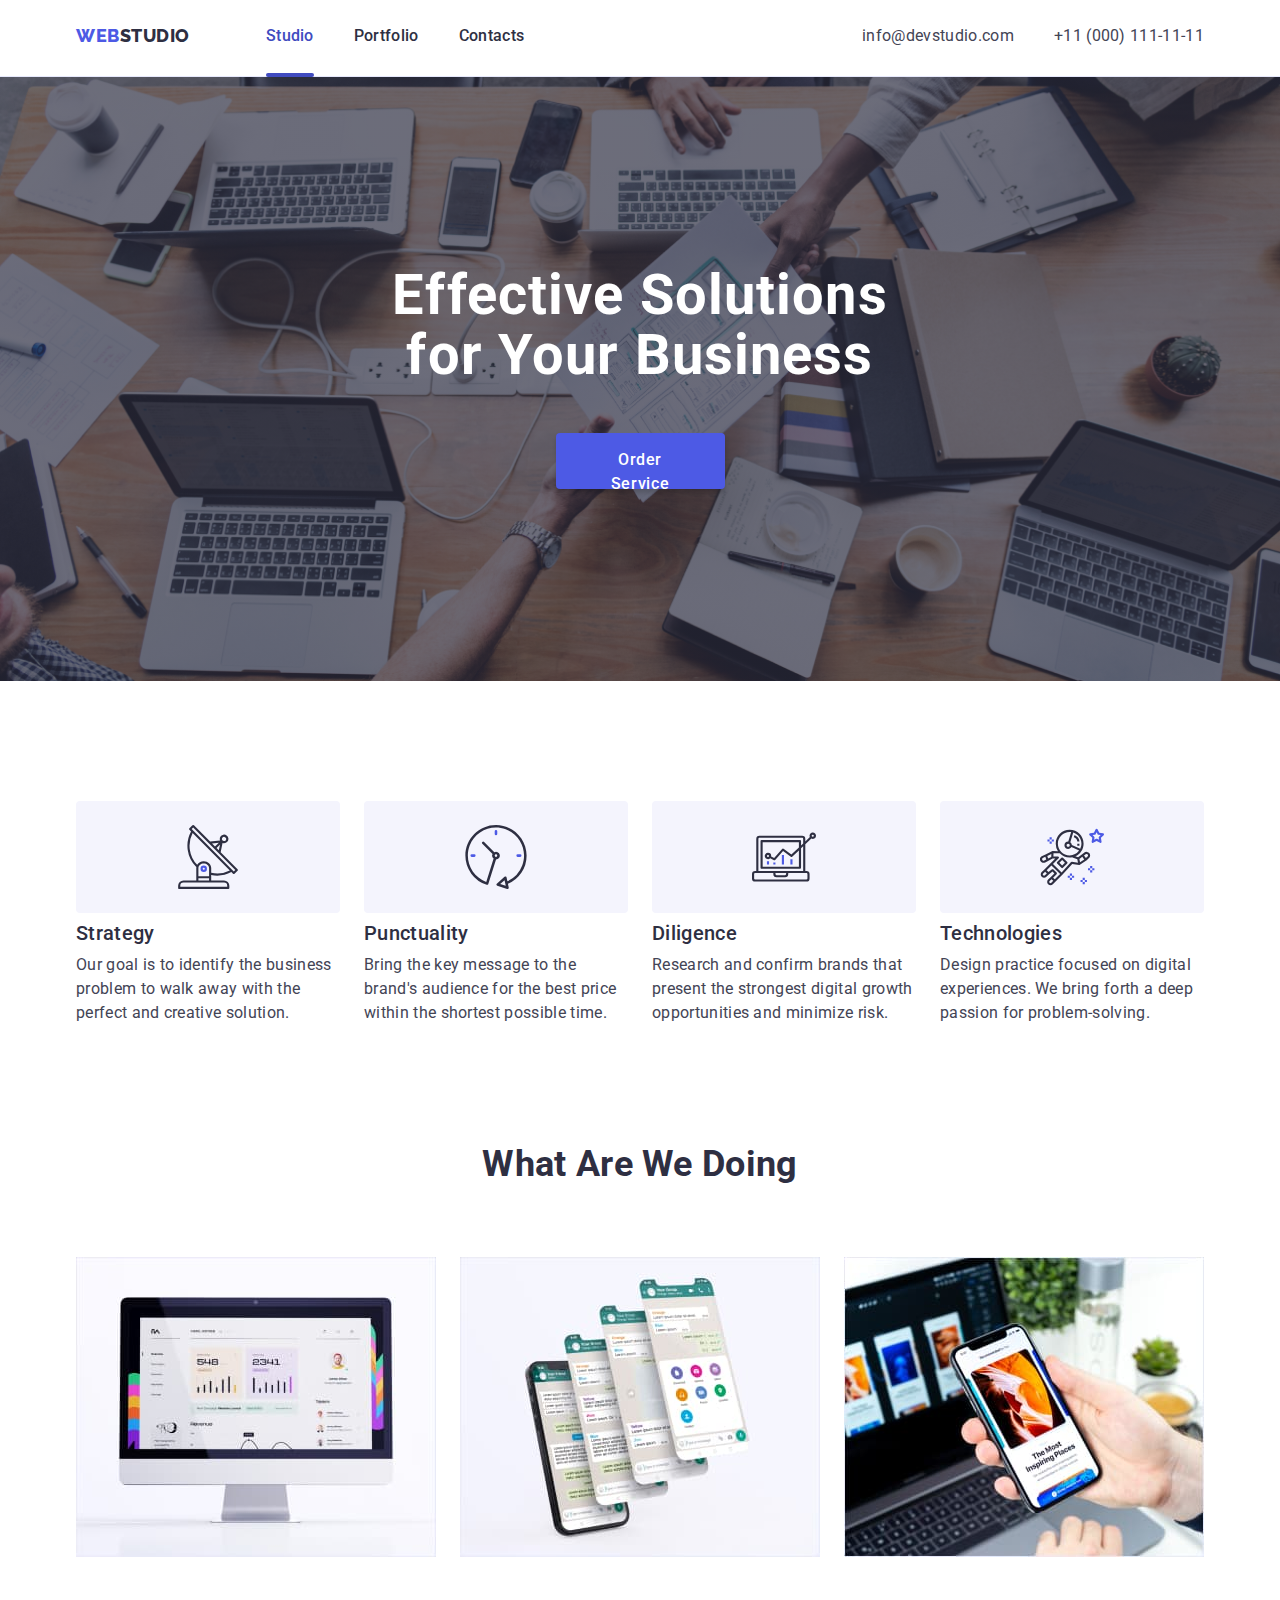
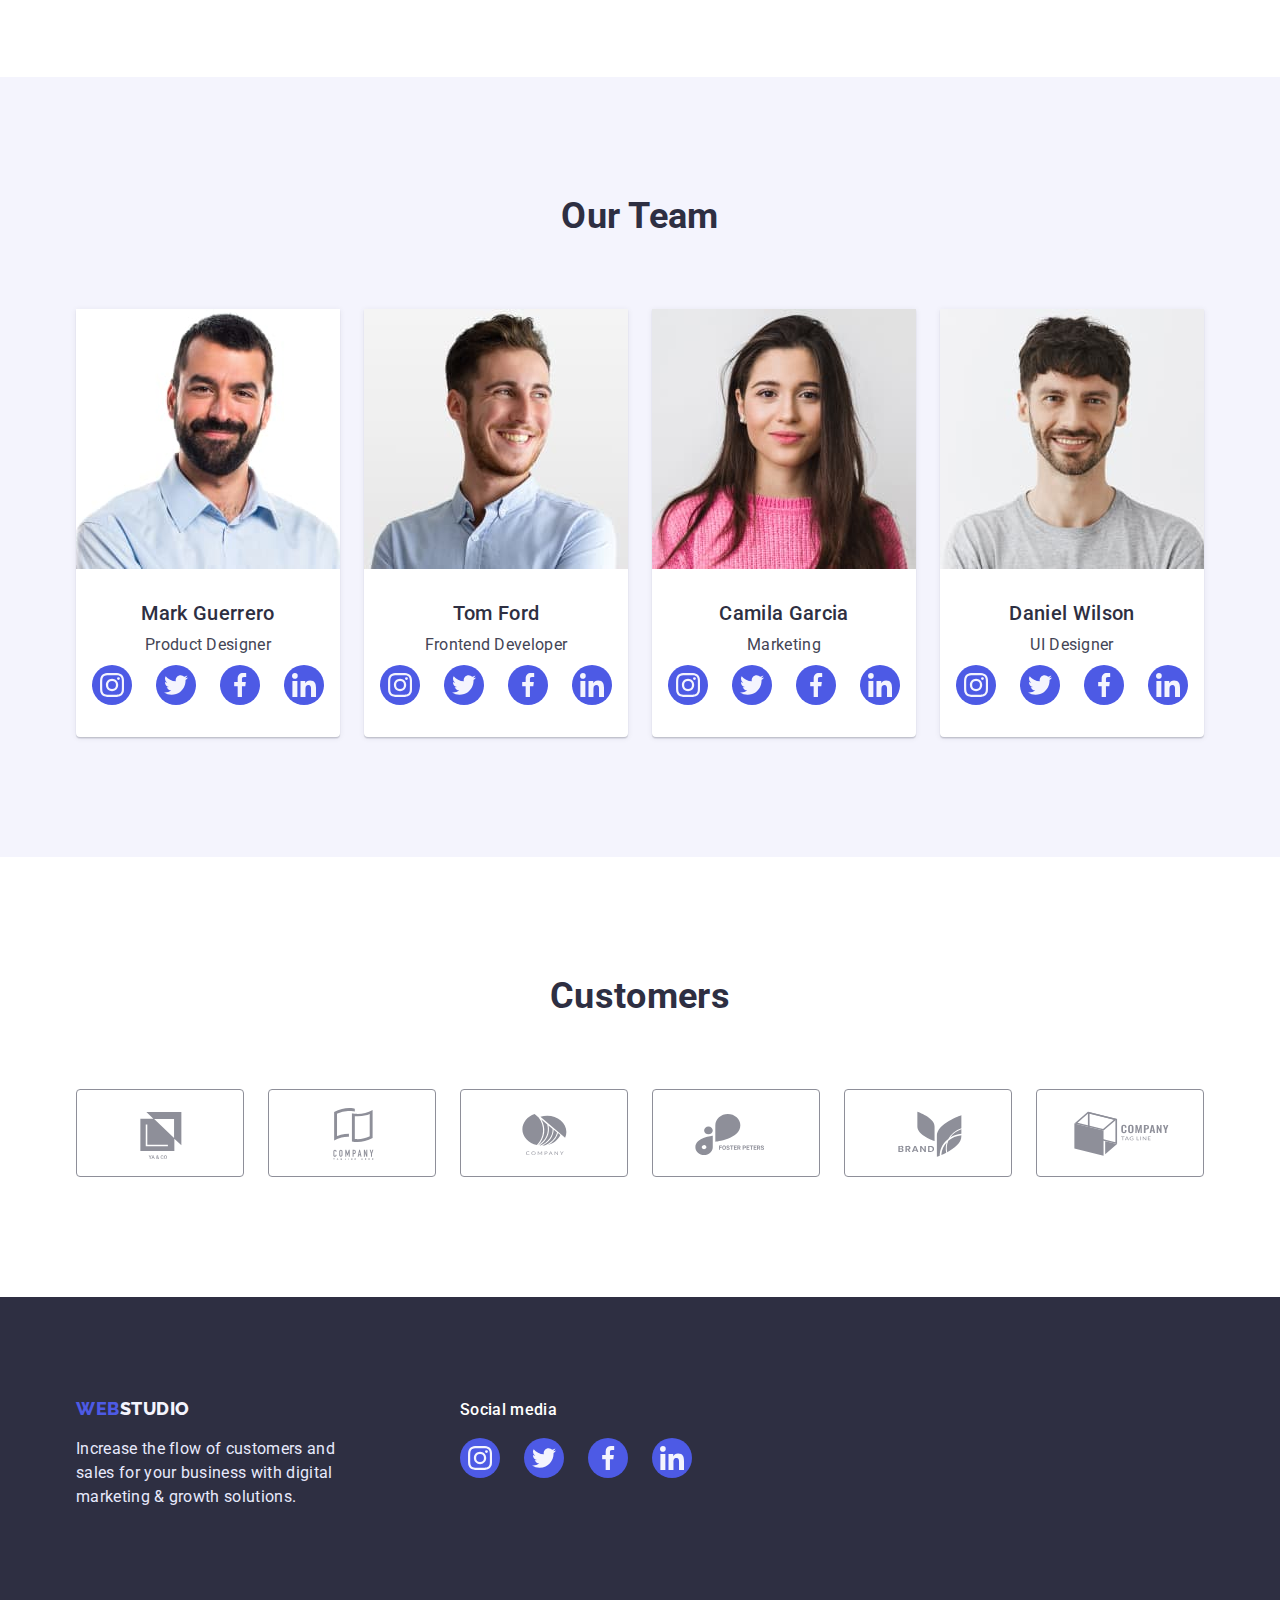
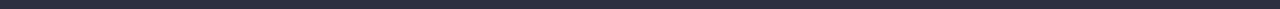
<file: index.html>
<!DOCTYPE html>
<html lang="en">


<head>
  <meta charset="UTF-8" />
  <meta http-equiv="X-UA-Compatible" content="IE=edge" />
  <meta name="viewport" content="width=device-width, initial-scale=1.0" />

  <title>webstudio</title>

  <link rel="preconnect" href="https://fonts.googleapis.com" />
  <link rel="preconnect" href="https://fonts.gstatic.com" crossorigin />

  <link href="https://fonts.googleapis.com/css2?family=Raleway:wght@800&family=Roboto:wght@400;500;700;900&display=swap"
    rel="stylesheet" />

  <link rel="stylesheet" href="https://cdnjs.cloudflare.com/ajax/libs/modern-normalize/1.1.0/modern-normalize.css" />

  <link rel="stylesheet" href="./css/styles.css" />


</head>

<body data-page="index">

  <!-- HEADER -->

  <header class="page-header" data-header>
    <div class="header container">
      <nav class="nav">
        <a class="logo link-icon" href="./index.html">web<span class="logo-second">studio</span></a>

        <ul class="menu">
          <li><a class="nav-link link-icon current" href="./index.html">Studio</a></li>
          <li><a class="nav-link link-icon" href="./portfolio.html">Portfolio</a></li>
          <li><a class="nav-link link-icon" href="#">Contacts</a></li>
        </ul>
      </nav>
      <address class="address">
        <ul class="address-list">
          <li>
            <a class="address-item link-icon mail" href="mailto:info@devstudio.com">info@devstudio.com</a>
          </li>
          <li>
            <a class="address-item link-icon phone" href="tel:+110001111111">+11 (000) 111-11-11</a>
          </li>
        </ul>
      </address>
    </div>
  </header>

  <main>

    <!-- Section 1 -->
    <section class="page-hero hero">
      <div class="container">
        <h1 class="hero-headline">Effective Solutions for Your Business</h1>
        <button class="hero-button button" type="button" data-modal-open>
          Order Service
        </button>

      </div>
    </section>

    <!-- Section 2 -->
    <section class="feature-section">
      <div class="container">
        <h2 class="visually-hidden">Feature</h2>
        <ul class="feature-list">
          <li class="feature-item">
            <div class="feature-pictures">
              <svg class="feature-icons" width="64" height="64">
                <use href="./images/icons.svg#icon-antenna"></use>
              </svg>
            </div>
            <h3 class="headline feature-text">Strategy</h3>
            <p class="text">
              Our goal is to identify the business problem to walk away with
              the perfect and creative solution.
            </p>
          </li>
          <li class="feature-item">
            <div class="feature-pictures">
              <svg class="feature-icons" width="64" height="64">
                <use href="./images/icons.svg#icon-clock"></use>
              </svg>
            </div>
            <h3 class="headline">Punctuality</h3>
            <p class="text">
              Bring the key message to the brand's audience for the best
              price within the shortest possible time.
            </p>
          </li>
          <li class="feature-item">
            <div class="feature-pictures">
              <svg class="feature-icons" width="64" height="64">
                <use href="./images/icons.svg#icon-diagram"></use>
              </svg>
            </div>
            <h3 class="headline feature-text">Diligence</h3>
            <p class="text">
              Research and confirm brands that present the strongest digital
              growth opportunities and minimize risk.
            </p>
          </li>
          <li class="feature-item">
            <div class="feature-pictures">
              <svg class="feature-icons" width="64" height="64">
                <use href="./images/icons.svg#icon-astronaut"></use>
              </svg>
            </div>
            <h3 class="headline feature-text">Technologies</h3>
            <p class="text">
              Design practice focused on digital experiences. We bring forth
              a deep passion for problem-solving.
            </p>
          </li>
        </ul>
      </div>
    </section>

    <!-- Section 3 -->
    <section class="work-section">
      <div class="container">
        <h2 class="work">What are we doing</h2>

        <ul class="work-list">
          <li class="work-item">
            <img src="./images/what_doing/img1.jpeg" alt="monitor" width="360" height="300" />
          </li>
          <li class="work-item">
            <img src="./images/what_doing/img2.jpeg" alt="mobile phone" width="360" height="300" />
          </li>
          <li class="work-item">
            <img src="./images/what_doing/img3.jpeg" alt="monitor and mobile phone" width="360" height="300" />
          </li>
        </ul>
      </div>
    </section>

    <!-- Section 4 -->
    <section class="worker-section">
      <div class="container">
        <h2 class="worker">Our Team</h2>

        <ul class="worker-list">
          <li class="worker-item">
            <img src="./images/our_team/mark_guerrero.jpeg" alt="foto Mark Guerrero" width="264" height="260"
              class="worker-foto" />
            <div class="worker-text">

              <h3 class="headline">Mark Guerrero</h3>
              <p class="text">Product Designer</p>

              <ul class="social-list">
                <li class="social-cell">
                  <a class="worker-link link-icon" href="#" aria-label=" Instagram link">
                    <svg class="social-icon" width="16" height="16">
                      <use href="./images/icons.svg#icon-instagram"></use>
                    </svg>
                  </a>
                </li>

                <li class="social-cell">
                  <a class="worker-link link-icon" href="#" aria-label=" Twitter link">
                    <svg class="social-icon" width="16" height="16">
                      <use href="./images/icons.svg#icon-twitter"></use>
                    </svg>
                  </a>
                </li>

                <li class="social-cell">
                  <a class="worker-link link-icon" href="#" aria-label=" Facebook link">
                    <svg class="social-icon" width="16" height="16">
                      <use href="./images/icons.svg#icon-facebook"></use>
                    </svg>
                  </a>
                </li>

                <li class="social-cell">
                  <a class="worker-link link-icon" href="#" aria-label=" Linkedin link">
                    <svg class="social-icon" width="16" height="16">
                      <use href="./images/icons.svg#icon-linkedin"></use>
                    </svg>
                  </a>
                </li>

              </ul>

            </div>



          </li>
          <li class="worker-item">
            <img src="./images/our_team/tom_ford.jpeg" alt="foto Tom Ford" width="264" height="260"
              class="worker-foto" />
            <div class="worker-text">
              <h3 class="headline">Tom Ford</h3>
              <p class="text">Frontend Developer</p>

              <ul class="social-list">
                <li class="social-cell">
                  <a class="worker-link link-icon" href="#" aria-label=" Instagram link">
                    <svg class="social-icon" width="16" height="16">
                      <use href="./images/icons.svg#icon-instagram"></use>
                    </svg>
                  </a>
                </li>

                <li class="social-cell">
                  <a class="worker-link link-icon" href="#" aria-label=" Twitter link">
                    <svg class="social-icon" width="16" height="16">
                      <use href="./images/icons.svg#icon-twitter"></use>
                    </svg>
                  </a>
                </li>

                <li class="social-cell">
                  <a class="worker-link link-icon" href="#" aria-label=" Facebook link">
                    <svg class="social-icon" width="16" height="16">
                      <use href="./images/icons.svg#icon-facebook"></use>
                    </svg>
                  </a>
                </li>

                <li class="social-cell">
                  <a class="worker-link link-icon" href="#" aria-label=" Linkedin link">
                    <svg class="social-icon" width="16" height="16">
                      <use href="./images/icons.svg#icon-linkedin"></use>
                    </svg>
                  </a>
                </li>

              </ul>

            </div>
          </li>
          <li class="worker-item">
            <img src="./images/our_team/camila_garcia.jpeg" alt="foto Camila Garcia" width="264" height="260"
              class="worker-foto" />
            <div class="worker-text">
              <h3 class="headline">Camila Garcia</h3>
              <p class="text">Marketing</p>

              <ul class="social-list">
                <li class="social-cell">
                  <a class="worker-link link-icon" href="#" aria-label=" Instagram link">
                    <svg class="social-icon" width="16" height="16">
                      <use href="./images/icons.svg#icon-instagram"></use>
                    </svg>
                  </a>
                </li>

                <li class="social-cell">
                  <a class="worker-link link-icon" href="#" aria-label=" Twitter link">
                    <svg class="social-icon" width="16" height="16">
                      <use href="./images/icons.svg#icon-twitter"></use>
                    </svg>
                  </a>
                </li>

                <li class="social-cell">
                  <a class="worker-link link-icon" href="#" aria-label=" Facebook link">
                    <svg class="social-icon" width="16" height="16">
                      <use href="./images/icons.svg#icon-facebook"></use>
                    </svg>
                  </a>
                </li>

                <li class="social-cell">
                  <a class="worker-link link-icon" href="#" aria-label=" Linkedin link">
                    <svg class="social-icon" width="16" height="16">
                      <use href="./images/icons.svg#icon-linkedin"></use>
                    </svg>
                  </a>
                </li>

              </ul>

            </div>
          </li>
          <li class="worker-item">
            <img src="./images/our_team/daniel_wilson.jpeg" alt="foto Daniel Wilson" width="264" height="260"
              class="worker-foto" />
            <div class="worker-text">
              <h3 class="headline">Daniel Wilson</h3>
              <p class="text">UI Designer</p>

              <ul class="social-list">
                <li class="social-cell">
                  <a class="worker-link link-icon" href="#" aria-label=" Instagram link">
                    <svg class="social-icon" width="16" height="16">
                      <use href="./images/icons.svg#icon-instagram"></use>
                    </svg>
                  </a>
                </li>

                <li class="social-cell">
                  <a class="worker-link link-icon" href="#" aria-label=" Twitter link">
                    <svg class="social-icon" width="16" height="16">
                      <use href="./images/icons.svg#icon-twitter"></use>
                    </svg>
                  </a>
                </li>

                <li class="social-cell">
                  <a class="worker-link link-icon" href="#" aria-label=" Facebook link">
                    <svg class="social-icon" width="16" height="16">
                      <use href="./images/icons.svg#icon-facebook"></use>
                    </svg>
                  </a>
                </li>

                <li class="social-cell">
                  <a class="worker-link link-icon" href="#" aria-label=" Linkedin link">
                    <svg class="social-icon" width="16" height="16">
                      <use href="./images/icons.svg#icon-linkedin"></use>
                    </svg>
                  </a>
                </li>

              </ul>

            </div>
          </li>
        </ul>
      </div>
    </section>

    <!-- Section 5 -->

    <section class="customer-section">
      <div class="container customer-conteiner">
        <h2 class="customer">Customers</h2>
        <ul class="customer-list">

          <li>
            <a class="customer-link link-icon" href="#" aria-label="Klient 1">
              <svg class="customer-icon" width="104" height="56">
                <use href="./images/icons.svg#icon-klient_one"></use>
              </svg>
            </a>
          </li>


          <li>
            <a class="customer-link link-icon" href="#" aria-label="Klient 2">
              <svg class="customer-icon" width="104" height="56">
                <use href="./images/icons.svg#icon-klient_two"></use>
              </svg>
            </a>
          </li>

          <li>
            <a class="customer-link link-icon" href="#" aria-label="Klient 3">
              <svg class="customer-icon" width="104" height="56">
                <use href="./images/icons.svg#icon-klient_three"></use>
              </svg>
            </a>
          </li>

          <li>
            <a class="customer-link link-icon" href="#" aria-label="Klient 4">
              <svg class="customer-icon" width="104" height="56">
                <use href="./images/icons.svg#icon-klient_four"></use>
              </svg>
            </a>
          </li>

          <li>
            <a class="customer-link link-icon" href="#" aria-label="Klient 5">
              <svg class="customer-icon" width="104" height="56">
                <use href="./images/icons.svg#icon-klient_five"></use>
              </svg>
            </a>
          </li>

          <li>
            <a class="customer-link link-icon" href="#" aria-label="Klient 6">
              <svg class="customer-icon" width="104" height="56">
                <use href="./images/icons.svg#icon-klient_six"></use>
              </svg>
            </a>
          </li>

        </ul>

      </div>
    </section>


  </main>

  <!-- FOOTER -->
  <footer class="page-footer">
    <div class="container footer-conteiner">
      <div class="footer-logo">
        <a class="logo link-icon" href="./index.html">web<span class="logo-second">studio</span></a>
        <p class="text">
          Increase the flow of customers and sales for your business with digital marketing & growth solutions.
        </p>
      </div>

      <div class="social">
        <p class="social-title">Social media</p>
        <ul class="social-list">
          <li class="social-cell">
            <a class="social-link link-icon" href="#" aria-label="Instagram link">
              <svg class="social-icon" width="24" height="24">
                <use href="./images/icons.svg#icon-instagram"></use>
              </svg>
            </a>
          </li>
          <li class="social-cell">
            <a class="social-link link-icon" href="#" aria-label="Twitter link">
              <svg class="social-icon" width="24" height="24">
                <use href="./images/icons.svg#icon-twitter"></use>
              </svg>
            </a>
          </li>
          <li class="social-cell">
            <a class="social-link link-icon" href="#" aria-label="Facebook link">
              <svg class="social-icon" width="24" height="24">
                <use href="./images/icons.svg#icon-facebook"></use>
              </svg>
            </a>
          </li>
          <li class="social-cell">
            <a class="social-link link-icon" href="#" aria-label="Linkedin link">
              <svg class="social-icon" width="24" height="24">
                <use href="./images/icons.svg#icon-linkedin"></use>
              </svg>
            </a>
          </li>
        </ul>
      </div>
    </div>
  </footer>


  <!-- MODAL WINDOW -->
  <div class="modal-backdrop is-hidden" data-modal>
    <div class="modal-container">
      <button class="modal-btn" type="button" data-modal-close>
        <svg class="modal-icon" width="8" height="8">
          <use href="./images/icons.svg#icon-close"></use>
        </svg>
      </button>
    </div>

  </div>

  <script src="./js/header.js"></script>

  <script src="./js/modal.js"></script>

</body>

</html>
</file>
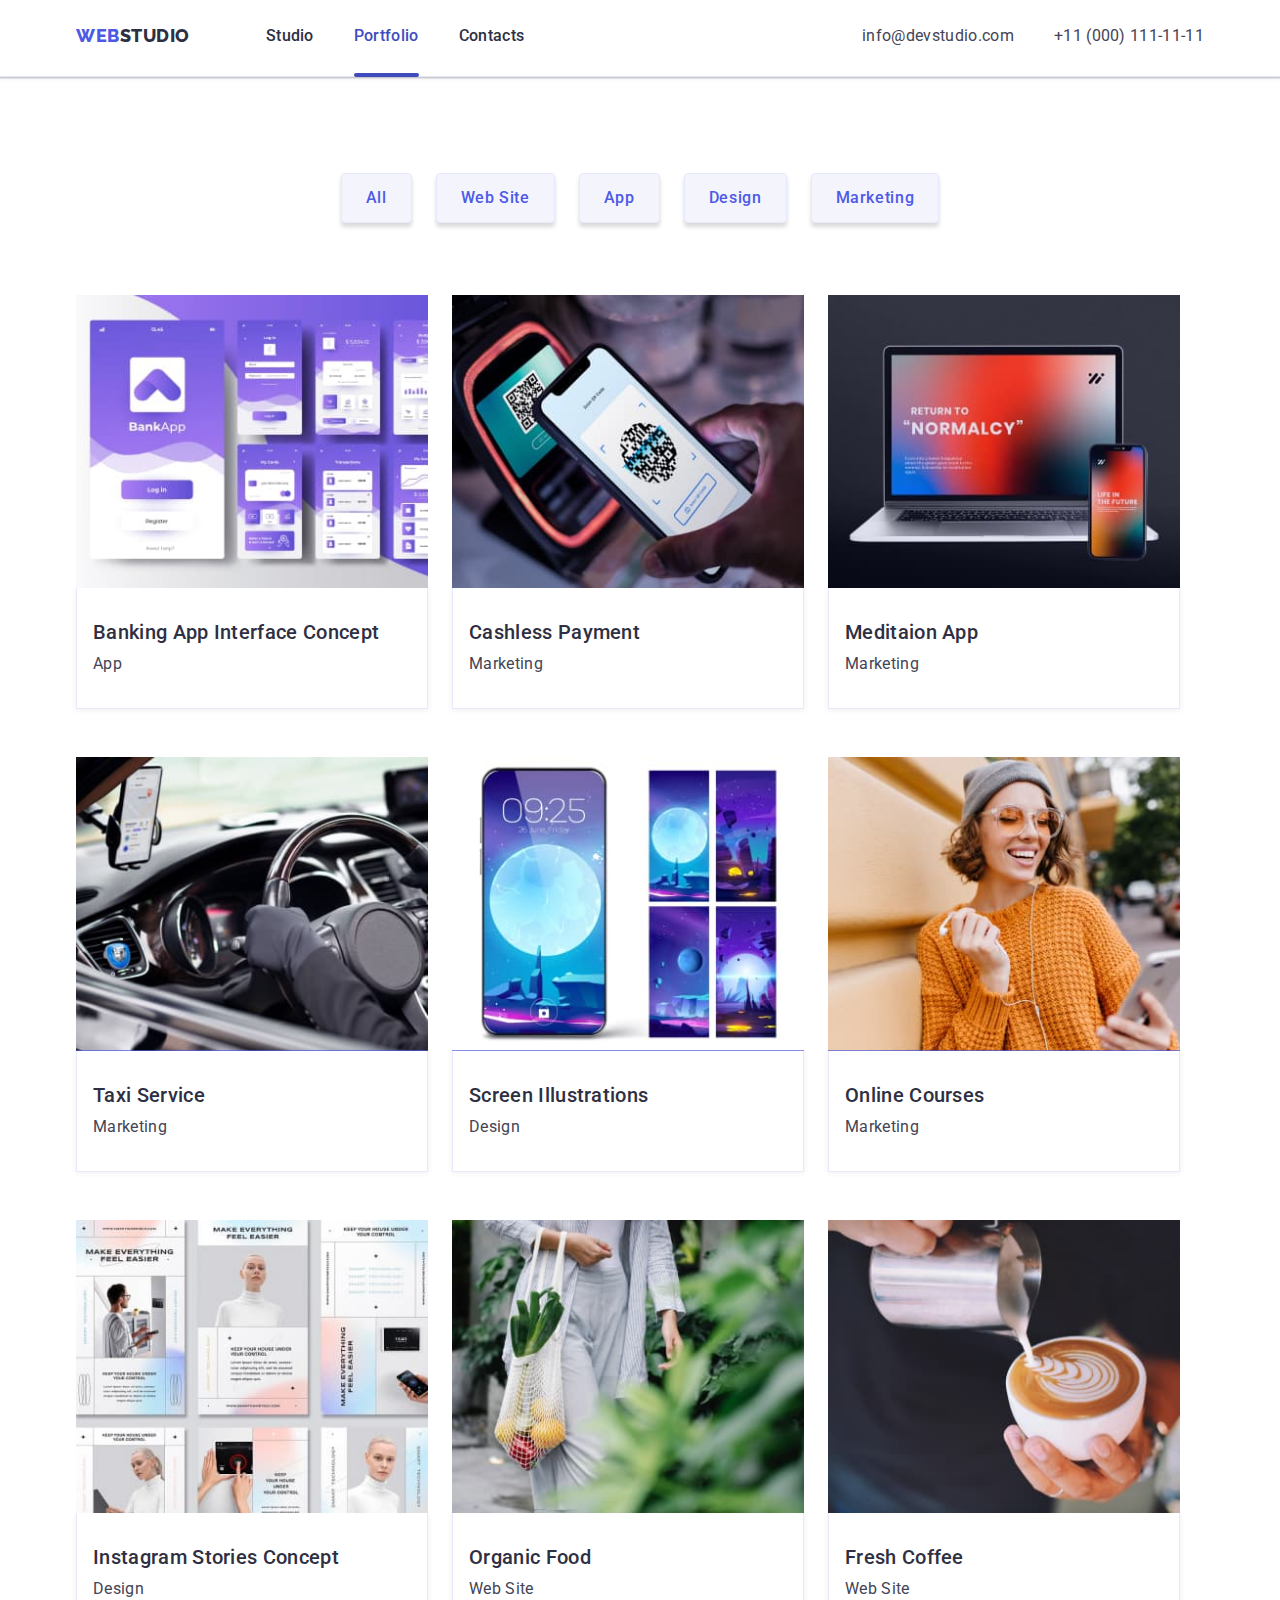
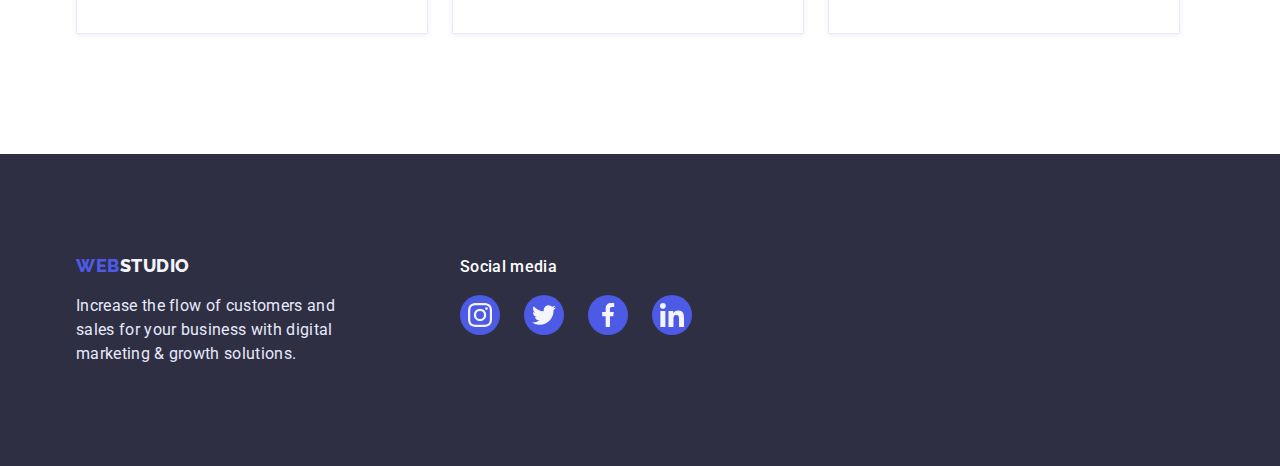
<file: portfolio.html>
<!DOCTYPE html>
<html lang="en">

<head>
  <meta charset="UTF-8" />
  <meta http-equiv="X-UA-Compatible" content="IE=edge" />
  <meta name="viewport" content="width=device-width, initial-scale=1.0" />

  <title>webstudio</title>

  <link rel="preconnect" href="https://fonts.googleapis.com" />
  <link rel="preconnect" href="https://fonts.gstatic.com" crossorigin />

  <link href="https://fonts.googleapis.com/css2?family=Raleway:wght@800&family=Roboto:wght@400;500;700;900&display=swap"
    rel="stylesheet" />

  <link rel="stylesheet" href="https://cdnjs.cloudflare.com/ajax/libs/modern-normalize/1.1.0/modern-normalize.css" />

  <link rel="stylesheet" href="./css/styles.css" />
</head>

<body data-page="portfolio">

  <!-- HEADER -->

  <header class=" page-header" data-header>
    <div class="header container">
      <nav class="nav">
        <a class="logo link-icon" href="./index.html">web<span class="logo-second">studio</span></a>

        <ul class="menu">
          <li><a class="nav-link link-icon" href="./index.html">Studio</a></li>
          <li><a class="nav-link link-icon current" href="./portfolio.html">Portfolio</a></li>
          <li><a class="nav-link link-icon" href="#">Contacts</a></li>
        </ul>
      </nav>
      <address class="address">
        <ul class="address-list">
          <li>
            <a class="address-item link-icon mail" href="mailto:info@devstudio.com">info@devstudio.com</a>
          </li>
          <li>
            <a class="address-item link-icon phone" href="tel:+110001111111">+11 (000) 111-11-11</a>
          </li>
        </ul>
      </address>
    </div>
  </header>


  <main>

    <!-- Portfolio -->
    <section class="portfolio-section">
      <div class="container finger-container">
        <h2 class="visually-hidden">Portfolio</h2>

        <ul class="filters">
          <li>
            <button type="button" class="filters-list button filters-button">All</button>
          </li>
          <li>
            <button type="button" class="filters-list button filters-button">
              Web Site
            </button>
          </li>
          <li>
            <button type="button" class="filters-list button filters-button">App</button>
          </li>
          <li>
            <button type="button" class="filters-list button filters-button">Design</button>
          </li>
          <li>
            <button type="button" class="filters-list button filters-button">
              Marketing
            </button>
          </li>
        </ul>

        <ul class="finger-list">

          <li class="finger-item">
            <a class="portfolio-list link-icon" href="#" aria-label="banking-app link">
              <div class="product">
                <img src="./images/Portfolio/banking-app.jpeg" alt="fotos Banking Apps" width="360" height="300" />
                <div class="product-overlay">
                  <p class="product-text">14 Stylish and User-Friendly App Design Concepts · Task Manager App · Calorie
                    Tracker
                    App · Exotic Fruit Ecommerce App ·
                    Cloud Storage App</p>
                </div>
              </div>
              <div class="finger-text">
                <h3 class="headline">Banking App Interface Concept</h3>
                <p class="text">App</p>
              </div>
            </a>
          </li>

          <li class="finger-item">
            <a class="portfolio-list link-icon" href="#" aria-label="cashless-payment link">
              <div class="product">
                <img src="./images/Portfolio/cashless-payment.jpeg" alt="foto payment Mobile " width="360"
                  height="300" />
                <div class="product-overlay">
                  <p class="product-text">14 Stylish and User-Friendly App Design Concepts · Task Manager App · Calorie
                    Tracker
                    App · Exotic Fruit Ecommerce App ·
                    Cloud Storage App</p>
                </div>
              </div>
              <div class="finger-text">
                <h3 class="headline">Cashless Payment</h3>
                <p class="text">Marketing</p>
              </div>
            </a>
          </li>

          <li class="finger-item">
            <a class="portfolio-list link-icon" href="#" aria-label="meditaion-app link">
              <div class="product">
                <img src="./images/Portfolio/meditaion-app.jpeg" alt="foto Mobile telephone and noutbook" width="360"
                  height="300" />
                <div class="product-overlay">
                  <p class="product-text">14 Stylish and User-Friendly App Design Concepts · Task Manager App · Calorie
                    Tracker
                    App · Exotic Fruit Ecommerce App ·
                    Cloud Storage App</p>
                </div>
              </div>
              <div class="finger-text">
                <h3 class="headline">Meditaion App</h3>
                <p class="text">Marketing</p>
              </div>
            </a>
          </li>

          <li class="finger-item">
            <a class="portfolio-list link-icon" href="#" aria-label="taxi-service link">
              <div class="product">
                <img src="./images/Portfolio/taxi-service.jpeg" alt="foto draiver in tte taxi" width="360"
                  height="300" />
                <div class="product-overlay">
                  <p class="product-text">14 Stylish and User-Friendly App Design Concepts · Task Manager App · Calorie
                    Tracker
                    App · Exotic Fruit Ecommerce App ·
                    Cloud Storage App</p>
                </div>
              </div>
              <div class="finger-text">
                <h3 class="headline">Taxi Service</h3>
                <p class="text">Marketing</p>
              </div>
            </a>
          </li>

          <li class="finger-item">
            <a class="portfolio-list link-icon" href="#" aria-label="screen-illustrations link">
              <div class="product">
                <img src="./images/Portfolio/screen-illustrations.jpeg" alt="foto Mobile telephone" width="360"
                  height="300" />
                <div class="product-overlay">
                  <p class="product-text">14 Stylish and User-Friendly App Design Concepts · Task Manager App · Calorie
                    Tracker
                    App · Exotic Fruit Ecommerce App ·
                    Cloud Storage App</p>
                </div>
              </div>
              <div class="finger-text">
                <h3 class="headline">Screen Illustrations</h3>
                <p class="text">Design</p>
              </div>
            </a>
          </li>

          <li class="finger-item">
            <a class="portfolio-list link-icon" href="#" aria-label="online-courses link">
              <div class="product">
                <img src="./images/Portfolio/online-courses.jpeg" alt="foto women with Mobile telephone" width="360"
                  height="300" />
                <div class="product-overlay">
                  <p class="product-text">14 Stylish and User-Friendly App Design Concepts · Task Manager App · Calorie
                    Tracker
                    App · Exotic Fruit Ecommerce App ·
                    Cloud Storage App</p>
                </div>
              </div>
              <div class="finger-text">
                <h3 class="headline">Online Courses</h3>
                <p class="text">Marketing</p>
              </div>
            </a>
          </li>

          <li class="finger-item">
            <a class="portfolio-list link-icon" href="#" aria-label="instagram-stories link">
              <div class="product">
                <img src="./images/Portfolio/instagram-stories.jpeg" alt="foto instagram-stories pages" width="360"
                  height="300" />
                <div class="product-overlay">
                  <p class="product-text">14 Stylish and User-Friendly App Design Concepts · Task Manager App · Calorie
                    Tracker
                    App · Exotic Fruit Ecommerce App ·
                    Cloud Storage App</p>
                </div>
              </div>
              <div class="finger-text">
                <h3 class="headline">Instagram Stories Concept</h3>
                <p class="text">Design</p>
              </div>
            </a>
          </li>

          <li class="finger-item">
            <a class="portfolio-list link-icon" href="#" aria-label="organic-food link">
              <div class="product">
                <img src="./images/Portfolio/organic-food.jpeg" alt="foto women with organic food" width="360"
                  height="300" />
                <div class="product-overlay">
                  <p class="product-text">14 Stylish and User-Friendly App Design Concepts · Task Manager App · Calorie
                    Tracker
                    App · Exotic Fruit Ecommerce App ·
                    Cloud Storage App</p>
                </div>
              </div>
              <div class="finger-text">
                <h3 class="headline">Organic Food</h3>
                <p class="text">Web Site</p>
              </div>
            </a>
          </li>

          <li class="finger-item">
            <a class="portfolio-list link-icon" href="#" aria-label="fresh-coffee link">
              <div class="product">
                <img src="./images/Portfolio/fresh-coffee.jpeg" alt="foto Coffee with milk" width="360" height="300" />
                <div class="product-overlay">
                  <p class="product-text">14 Stylish and User-Friendly App Design Concepts · Task Manager App · Calorie
                    Tracker
                    App · Exotic Fruit Ecommerce App ·
                    Cloud Storage App</p>
                </div>
              </div>
              <div class="finger-text">
                <h3 class="headline">Fresh Coffee</h3>
                <p class="text">Web Site</p>
              </div>
            </a>
          </li>
        </ul>

      </div>
    </section>

  </main>

  <!-- FOOTER -->
  <footer class="page-footer">
    <div class="container footer-conteiner">
      <div class="footer-logo">
        <a class="logo link-icon" href="./index.html">web<span class="logo-second">studio</span></a>
        <p class="text">
          Increase the flow of customers and sales for your business with digital marketing & growth solutions.
        </p>
      </div>

      <div class="social">
        <p class="social-title">Social media</p>
        <ul class="social-list">
          <li class="social-cell">
            <a class="social-link link-icon" href="#" aria-label="Instagram link">
              <svg class="social-icon" width="24" height="24">
                <use href="./images/icons.svg#icon-instagram"></use>
              </svg>
            </a>
          </li>
          <li class="social-cell">
            <a class="social-link link-icon" href="#" aria-label="Twitter link">
              <svg class="social-icon" width="24" height="24">
                <use href="./images/icons.svg#icon-twitter"></use>
              </svg>
            </a>
          </li>
          <li class="social-cell">
            <a class="social-link link-icon" href="#" aria-label="Facebook link">
              <svg class="social-icon" width="24" height="24">
                <use href="./images/icons.svg#icon-facebook"></use>
              </svg>
            </a>
          </li>
          <li class="social-cell">
            <a class="social-link link-icon" href="#" aria-label="Linkedin link">
              <svg class="social-icon" width="24" height="24">
                <use href="./images/icons.svg#icon-linkedin"></use>
              </svg>
            </a>
          </li>
        </ul>
      </div>
    </div>
  </footer>

  <script src="./js/header.js"></script>


</body>

</html>
</file>
<file: css/styles.css>
/* ========================================================================================================== */
/* GLOBAL */

h1,
h2,
h3,
p {
  margin-top: 0;
  margin-bottom: 0;
}

ul {
  margin-top: 0;
  margin-bottom: 0;
  padding-left: 0;
  padding-right: 0;
  list-style-type: none;
}

img {
  display: block;
  max-width: 100%;
  height: auto;
}

.address {
  font-style: normal;
}

.link-icon {
  text-decoration: none;
  outline: none;
}

/* ============================================================================================================= */
/* KOLOR */

:root {
  --primary-brand-color: #4d5ae5;
  --pressed-state-color: #404bbf;
  --dark-color: #2e2f42;
  --success-color: #31d0aa;
  --text-color: #434455;
  --subtle-text-color: #8e8f99;
  --accent-color: #e7e9fc;
  --light-color: #f4f4fd;
  --modal-overlay-color: #e7e9fc;
  --navyblue-modal: rgba(46, 47, 66, 0.4);
  --social-link: rgba(255, 255, 255, 0.1);
  --hero-text: #fff;
  --modal-desk: #757575;
  --modal-btn: #000;
  --modal-background-color: #fcfcfc;
  --radius-butoon: 4px;
  --gap-column: 24px;
  --column: 3;
  --indent-sections: 120px;
  --transition-duration: 250ms;
  --transition-timing-function: cubic-bezier(0.4, 0, 0.2, 1);
  --trns-fast: 400ms;
  --trns-slow: 800ms;
}

.visually-hidden {
  position: absolute;
  width: 1px;
  height: 1px;
  margin: -1px;
  border: 0;
  padding: 0;
  white-space: nowrap;
  clip-path: inset(100%);
  clip: rect(0 0 0 0);
  overflow: hidden;
}
/* ============================================================================================================= */
/* TEXT */
html {
  scroll-behavior: smooth;
}

body {
  background-color: var(--hero-text);
  color: var(--text-color);
  font-family: 'Roboto', sans-serif;
  letter-spacing: 0.02em;
}

.nav-link,
.address-item,
.portfolio-list {
  color: inherit;
  font-size: 16px;
  line-height: 1.5;
}

body[data-page='index'] .menu li:first-child .nav-link,
body[data-page='index'] .address-list li:first-child .address-item,
body[data-page='index'] .address-list li:nth-child(2) .address-item,
body[data-page='portfolio'] .menu li:first-child .nav-link,
body[data-page='portfolio'] .address-list li:nth-child(2) .address-item {
  transition: color 250ms cubic-bezier(0.4, 0, 0.2, 1);
}

.social-title,
.subscribe-text {
  color: var(--hero-text);
  font-size: 16px;
  line-height: 1.5;
  letter-spacing: 0.02em;
}

.nav-link,
.social-title,
.subscribe-text {
  font-weight: 500;
}

.nav-link:hover,
.nav-link:focus,
.address-item:hover,
.address-item:focus {
  color: var(--pressed-state-color);
}

.nav,
.nav-link {
  color: var(--dark-color);
}

.logo {
  color: var(--primary-brand-color);
  font-family: 'Raleway', sans-serif;
  font-weight: 800;
  font-size: 18px;
  line-height: 1.33;
  letter-spacing: 0.03em;
  text-transform: uppercase;
}

.logo-second {
  color: var(--dark-color);
}

.page-footer {
  background-color: var(--dark-color);
  color: var(--modal-overlay-color);
}

.page-footer .logo-second {
  color: var(--light-color);
}

.hero-headline {
  width: 496px;
  font-family: 'Roboto', sans-serif;
  font-size: 56px;
  line-height: calc(60 / 56);
  color: var(--hero-text);
  letter-spacing: 0.02em;
}

.hero-button:hover,
.hero-button:focus {
  background: var(--pressed-state-color);
}

.button {
  background: var(--primary-brand-color);
  color: var(--hero-text);
  font-family: inherit;
  font-weight: 500;
  font-size: 16px;
  line-height: 1.5;
  letter-spacing: 0.04em;
  box-shadow: 0px 4px 4px rgba(0, 0, 0, 0.15);
  border-radius: var(--radius-butoon);
  border: none;
  cursor: pointer;
  outline: none;
}

.work,
.worker,
.customer {
  font-size: 36px;
  line-height: 1.11;
  text-align: center;
  text-transform: capitalize;
  color: var(--dark-color);
  margin-bottom: 72px;
}

.worker-section {
  background-color: var(--light-color);
}

.worker-item {
  background-color: var(--hero-text);
}

.filters-list {
  font-weight: 500;
  font-size: 16px;
  font-family: inherit;
  line-height: 1.5;
  letter-spacing: 0.04em;
  color: var(--primary-brand-color);
  background: var(--light-color);
}

.filters-list:hover,
.filters-list:focus {
  color: var(--hero-text);
  background: var(--pressed-state-color);
}

.text {
  font-size: 16px;
  line-height: 1.5;
  color: var(--text-color);
}

.product .text {
  color: var(--light-color);
}

.page-footer .text {
  color: var(--modal-overlay-color);
}

.headline {
  font-weight: 500;
  font-size: 20px;
  line-height: 1.2;
  color: var(--dark-color);
}

/* ============================================================================================================= */
/* INDENT TEXT  */

/* GLOBAL  */

.container {
  max-width: 1158px;
  margin: 0 auto;
  padding: 0 15px;
}

.header {
  display: flex;
  align-items: center;
}

.page-header {
  border-bottom: 1px solid var(--accent-color);
  box-shadow: 0px 2px 1px rgba(46, 47, 66, 0.08),
    0px 1px 1px rgba(46, 47, 66, 0.16), 0px 1px 6px rgba(46, 47, 66, 0.08);
}

.nav {
  display: flex;
  align-items: center;
}

.link-icon {
  display: block;
}

.link-icon,
.button,
.subscribe-button,
.modal-form-button {
  transition-property: background-color, color, border, fill;
  transition-duration: var(--transition-duration);
  transition-timing-function: var(--transition-timing-function);
}

.nav .link-icon,
.address .link-icon {
  padding-top: 24px;
  padding-bottom: 28px;
  position: relative;
}

.nav-link.current::after {
  content: '';
  position: absolute;
  bottom: -1px;
  right: 0;
  display: block;
  width: 100%;
  height: 4px;
  border-radius: 2px;
  background-color: var(--pressed-state-color);
}

.nav-link.current {
  color: var(--pressed-state-color);
}

.menu {
  display: flex;
  align-items: center;
  column-gap: 40px;
  margin-left: 76px;
}

.address {
  margin-left: auto;
}

.address-list {
  display: flex;
  justify-content: end;
  column-gap: 40px;
}

.page-footer {
  padding-top: 100px;
  padding-bottom: 100px;
}

.footer-conteiner {
  display: flex;
  align-items: baseline;
}

.page-footer .text {
  margin-top: 16px;
}

.footer-logo {
  width: 264px;
  margin-right: var(--indent-sections);
}

.headline {
  margin-bottom: 8px;
}

.subscribe {
  margin-left: auto;
}

.subscribe-form {
  display: flex;
  gap: 24px;
}

.subscribe-email {
  width: 264px;
  padding-bottom: 8px;
  padding-top: 8px;
  padding-left: 16px;
  font-weight: 400;
  font-size: 12px;
  line-height: 2;
  letter-spacing: 0.04em;
  color: rgba(255, 255, 255, 0.6);
  user-select: none;
  background-color: inherit;
  border: 1px solid rgba(255, 255, 255, 0.3);
  filter: drop-shadow(0px 4px 4px rgba(0, 0, 0, 0.15));
  border-radius: 4px;
}

.subscribe-email:focus,
.subscribe-email:focus-visible {
  outline-color: rgba(0, 0, 0, 0.15);
  transition: outline-color var(--trns-fast);
}

.subscribe-button {
  width: 165px;
  display: flex;
  flex-direction: row;
  justify-content: center;
  align-items: center;
  padding: 8px 24px;
  gap: 16px;
}

.subscribe-button:hover,
.subscribe-button:focus {
  background: var(--pressed-state-color);
}

.social-list {
  display: flex;
  align-items: center;
  justify-content: center;
  gap: 24px;
}

.page-footer.social-list {
  gap: 16px;
}

.social-cell {
  width: 40px;
  height: 40px;
}

.social-title,
.subscribe-text {
  margin-bottom: 16px;
}

.social-link {
  display: flex;
  align-items: center;
  justify-content: center;
  width: 100%;
  height: 100%;
  background-color: var(--primary-brand-color);
  border-radius: 50%;
  color: var(--light-color);
  transition: background-color var(--transition-duration)
    var(--transition-timing-function);
}

.social-link:hover,
.social-link:focus {
  background-color: var(--success-color);
}

.social-icon {
  display: block;
  fill: currentColor;
  fill: var(--light-color);
  width: 24px;
  height: 24px;
}

/* ============================================================================== */
/* PAGE STUDIO */

/* SECTION 1 */

.page-hero {
  display: block;
  padding-top: 188px;
  padding-bottom: 188px;
  text-align: center;
  max-width: 1440px;
  margin-left: auto;
  margin-right: auto;
  background-repeat: no-repeat;
  background-position: center;
  background-size: cover;
  background-color: var(--dark-color);
  background-image: linear-gradient(
      rgba(46, 47, 66, 0.7),
      rgba(46, 47, 66, 0.7)
    ),
    url(../images/Hero/people-office.jpeg);
}

.hero-headline {
  margin-left: auto;
  margin-right: auto;
}

.hero-button {
  margin-top: 48px;
  width: 169px;
  height: 56px;
  padding: 15px 31px;
  transition: background-color var(--transition-duration)
    var(--transition-timing-function);
}

/* SECTION 2 */

.feature-section {
  display: flex;
  justify-content: center;
  padding-top: var(--indent-sections);
  padding-bottom: var(--indent-sections);
}

.feature-list {
  display: flex;
  column-gap: var(--gap-column);
}

.feature-item {
  flex-basis: calc((100% / var(--column)) - var(--gap-column));
}

.feature-pictures {
  height: 112px;
  background: var(--light-color);
  border-radius: var(--radius-butoon);
  margin-bottom: 8px;
  display: flex;
  align-items: center;
  justify-content: center;
}

.feature-icons {
  display: block;
}
/* SECTION 3 */

.work-section {
  display: flex;
  justify-content: center;
  padding-bottom: var(--indent-sections);
}

.work-list {
  display: flex;
  flex-wrap: wrap;
  margin-top: 72px;
  column-gap: var(--gap-column);
}

/* SECTION 4 */

.worker-section {
  padding-bottom: var(--indent-sections);
  padding-top: var(--indent-sections);
}

.worker {
  margin-bottom: 72px;
}

.worker-list {
  display: flex;
  flex-wrap: wrap;
  column-gap: var(--gap-column);
}

.worker-item {
  border-radius: 0px 0px 4px 4px;
  box-shadow: 0px 1px 6px rgba(46, 47, 66, 0.08),
    0px 1px 1px rgba(46, 47, 66, 0.16), 0px 2px 1px rgba(46, 47, 66, 0.08);
}

.worker-text {
  padding: 32px 0;
  text-align: center;
}

.worker-text .text {
  margin-bottom: 8px;
}

.worker-link {
  background-color: var(--primary-brand-color);
  display: flex;
  align-items: center;
  justify-content: center;
  width: 100%;
  height: 100%;
  border-radius: 50%;
  color: var(--light-color);
  transition: background-color var(--transition-duration)
    var(--transition-timing-function);
}

.worker-link:hover,
.worker-link:focus {
  background-color: var(--pressed-state-color);
}

/* SECTION 5 */

.customer-section {
  display: flex;
  justify-content: center;
  padding: 120px 0;
}

.customer-list {
  display: flex;
  align-items: center;
  justify-content: center;
  gap: var(--gap-column);
}

.customer-link {
  box-sizing: border-box;
  justify-content: center;
  align-items: center;
  color: var(--subtle-text-color);
  padding: 15px 31px;
  border: 1px solid var(--subtle-text-color);
  border-radius: 4px;
  fill: currentColor;
  width: 100%;
  height: 100%;
  display: flex;
}

.customer-list li {
  width: calc((100% - 120px) / 6);
  height: 88px;
}

.customer-link:hover,
.customer-link:focus {
  fill: var(--pressed-state-color);
  border: 1px solid var(--pressed-state-color);
  color: var(--pressed-state-color);
}

.customer-link.link-icon {
  transition: border-color var(--transition-duration)
      var(--transition-timing-function),
    color var(--transition-duration) var(--transition-timing-function);
}

.customer-icon {
  display: block;
  border: none;
  fill: currentColor;
}

/**
  |============================
  | PORTFOLIO OVERLAY
  |============================
*/

@keyframes overlay {
  0% {
    transform: translateY(100%);
    opacity: 0;
  }

  100% {
    transform: translateY(0);
    opacity: 1;
  }
}

.product {
  position: relative;
  overflow: hidden;
}

.product-overlay {
  position: absolute;
  top: 0;
  left: 0;
  width: 100%;
  height: 100%;
  transform: translateY(100%);
  transition: transform 0.5s ease;
}

.product-text {
  position: absolute;
  top: 0;
  font-size: 16px;
  line-height: 1.5;
  letter-spacing: 0.02em;
  color: #f4f4fd;
  background-color: #4d5ae5;
  padding: 40px 32px;
  height: 100%;
  width: 100%;
}

.finger-item .portfolio-list.link-icon {
  transition: box-shadow 250ms cubic-bezier(0.4, 0, 0.2, 1);
}

.finger-item:hover .product-overlay,
.finger-item:focus-within .product-overlay {
  transform: translateY(0%);
  opacity: 1;
}

.finger-item:not(:hover) .product-overlay,
.finger-item:not(:focus-within) .product-overlay {
  transition: transform 1s ease;
}

.portfolio-section {
  padding-top: 96px;
  padding-bottom: var(--indent-sections);
}

.filters {
  display: flex;
  justify-content: center;
  align-items: center;
  margin-bottom: 72px;
  gap: var(--gap-column);
}

.filters-button {
  flex-direction: row;
  justify-content: center;
  align-items: center;
  padding: 12px 24px;
  border: 1px solid var(--accent-color);

  transition: color 250ms cubic-bezier(0.4, 0, 0.2, 1),
    background-color 250ms cubic-bezier(0.4, 0, 0.2, 1),
    border-color 250ms cubic-bezier(0.4, 0, 0.2, 1),
    box-shadow 250ms cubic-bezier(0.4, 0, 0.2, 1);
}

.filters-button:hover,
.filters-button:focus {
  background: var(--pressed-state-color);
  box-shadow: 0px 3px 1px rgba(0, 0, 0, 0.1), 0px 2px 1px rgba(0, 0, 0, 0.08),
    0px 2px 2px rgba(0, 0, 0, 0.12);
  border: none;
}

.finger-container {
  justify-content: space-between;
  flex-wrap: wrap;
}

.finger-list {
  display: flex;
  flex-wrap: wrap;
  column-gap: var(--gap-column);
  row-gap: 48px;
}

.finger-item {
  flex-basis: calc((100% / var(--column)) - var(--gap-column));
}

.finger-item .portfolio-list {
  display: block;
}

.finger-text {
  padding-top: 32px;
  padding-bottom: 32px;
  padding-left: 16px;
  border: 1px solid var(--accent-color);
  box-shadow: 0px 1px 6px rgba(46, 47, 66, 0.08);
  border-top: none;
}

.finger-item:hover,
.finger-item:focus {
  box-shadow: 0px 1px 6px rgba(46, 47, 66, 0.08),
    0px 1px 1px rgba(46, 47, 66, 0.16), 0px 2px 1px rgba(46, 47, 66, 0.08);
}

.finger-item .portfolio-list.link-icon:hover,
.finger-item .portfolio-list.link-icon:focus {
  box-shadow: 0px 1px 6px rgba(46, 47, 66, 0.08),
    0px 1px 1px rgba(46, 47, 66, 0.16), 0px 2px 1px rgba(46, 47, 66, 0.08);
}

/**
  |============================
  | MODAL WINDOW
  |============================
*/

.modal-backdrop {
  position: fixed;
  top: 0;
  left: 0;
  width: 100%;
  height: 100%;
  background-color: rgba(46, 47, 66, 0.4);
  display: flex;
  align-items: center;
  justify-content: center;
  z-index: 999;
  opacity: 1;
  visibility: visible;
  pointer-events: auto;
  transition: opacity 250ms cubic-bezier(0.4, 0, 0.2, 1),
    visibility 250ms cubic-bezier(0.4, 0, 0.2, 1);
}

.is-hidden {
  opacity: 0;
  visibility: hidden;
  pointer-events: none;
  transition-delay: var(--transition-duration);
}

.modal-container {
  position: absolute;
  right: 0;
  bottom: 0;
  display: flex;
  align-items: center;
  justify-content: center;
  top: 50%;
  left: 50%;
  width: 408px;
  background: var(--modal-background-color);
  box-shadow: 0px 1px 1px rgba(0, 0, 0, 0.14), 0px 1px 3px rgba(0, 0, 0, 0.12),
    0px 2px 1px rgba(0, 0, 0, 0.2);
  border-radius: 4px;
  overflow: auto;
  padding: 32px;
  margin-top: -28px;
  transform: translate(-50%, -50%) scale(1);
  min-height: 584px;
  transition: transform 250ms cubic-bezier(0.4, 0, 0.2, 1);
}

.modal-btn {
  background-color: var(--modal-overlay-color);
  border: 1px solid rgba(0, 0, 0, 0.1);
  display: flex;
  align-items: center;
  justify-content: center;
  width: 24px;
  height: 24px;
  border-radius: 50%;
  fill: var(--modal-btn);
  padding: 0;
  top: 24px;
  right: 24px;
  position: absolute;
  cursor: pointer;
  outline: none;
  transition: background-color 250ms cubic-bezier(0.4, 0, 0.2, 1),
    border 250ms cubic-bezier(0.4, 0, 0.2, 1);
}

.modal-btn:hover,
.modal-btn:focus {
  background: var(--pressed-state-color);
  border: none;
}

.modal-icon {
  width: 8px;
  height: 8px;
  transition: fill 250ms cubic-bezier(0.4, 0, 0.2, 1);
}

.modal-btn:hover .modal-icon,
.modal-btn:focus .modal-icon {
  fill: var(--hero-text);
}

.modal-icon label {
  display: block;
}

.modal-title {
  display: block;
  margin-bottom: 24px;
  text-align: center;
  font-weight: 500;
  font-size: 16px;
  line-height: 1.5;
  letter-spacing: 0.02em;
  color: var(--dark-color);
  user-select: none;
  margin-top: 24px;
}

.modal-form-label,
.modal-form-comment,
.modal-form-desk {
  display: block;
  font-weight: 400;
  font-size: 12px;
  line-height: 1.33;
  letter-spacing: 0.04em;
  margin-bottom: 4px;
  user-select: none;
}

.modal-form-label {
  color: var(--subtle-text-color);
}

.modal-form-desk {
  color: var(--modal-desk);
}

.modal-form-group {
  position: relative;
  margin-bottom: 8px;
}

.modal-form-field {
  display: block;
  width: 100%;
  height: 40px;
  border-radius: var(--radius-butoon);
  border: 1px solid rgba(33, 33, 33, 0.2);
  padding-left: 40px;
  padding-right: 40px;
  transition: outline-color var(--trns-fast);
}

.modal-form-field:focus,
.modal-form-field:focus-visible,
.modal-form-comment:focus,
.modal-form-comment:focus-visible {
  outline-color: var(--primary-brand-color);
  transition: outline-color var(--trns-fast);
}

.modal-form-icon {
  position: absolute;
  top: 50%;
  left: 19px;
  transform: translateY(-50%);
  pointer-events: none;
  fill: var(--dark-color);
  transition: fill var(--trns-fast);
}

.modal-form-field:focus + .modal-form-icon {
  fill: var(--primary-brand-color);
}

.modal-form-comment {
  display: block;
  width: 100%;
  height: 120px;
  padding-top: 8px;
  padding-left: 16px;
  resize: none;
  border-radius: var(--radius-butoon);
  border: 1px solid rgba(33, 33, 33, 0.2);
  transition: outline-color var(--trns-fast);
  margin-bottom: 16px;
}

.modal-form-comment::placeholder {
  font-weight: 400;
  font-size: 12px;
  line-height: 1.33;
  letter-spacing: 0.04em;
  color: rgba(117, 117, 117, 0.5);
}

.modal-form-button {
  display: block;
  margin-left: auto;
  margin-right: auto;
  margin-top: 24px;
  width: 169px;
  height: 56px;
  padding: 16px 32px 16px 32px;
}

.modal-form-checkbox {
  display: none;
}

.checkbox-container {
  position: relative;
  width: 16px;
  height: 16px;
  cursor: pointer;
}

.checkbox-svg rect {
  fill: var(--modal-background-color);
  stroke-width: 1.25px;
  stroke: var(--dark-color);
  transition: fill var(--trns-fast), stroke var(--trns-fast);
}

.checkmark-svg {
  position: absolute;
  opacity: 0;
  transition: opacity var(--trns-fast);
  fill: var(--light-color);
  top: 50%;
  left: 50%;
  transform: translate(-50%, -50%);
}

.modal-form-checkbox:checked ~ .checkbox-container .checkbox-svg rect {
  fill: var(--pressed-state-color);
  stroke: var(--pressed-state-color);
}

.modal-form-checkbox:checked ~ .checkbox-container .checkmark-svg {
  opacity: 1;
}

.modal-form-agreement {
  position: relative;
  display: flex;
  gap: 8px;
  margin-bottom: 24px;
}

.modal-form-desk {
  display: flex;
  align-items: center;
  gap: 8px;
}

.modal-form-desk-text {
  color: var(--lightslate);
  font-family: Roboto;
  font-size: 12px;
  font-weight: 400;
  line-height: 16px;
  letter-spacing: 0.48px;
}

.modal-form-link {
  color: var(--primary-brand-color);
  font-family: Roboto;
  font-size: 12px;
  font-weight: 400;
  line-height: 16px;
  letter-spacing: 0.48px;
  text-decoration: underline;
  cursor: pointer;
}

.modal-form-button:hover,
.modal-form-button:focus {
  background: var(--pressed-state-color);
}

.modal-form-button:disabled {
  cursor: not-allowed;
}
</file>
